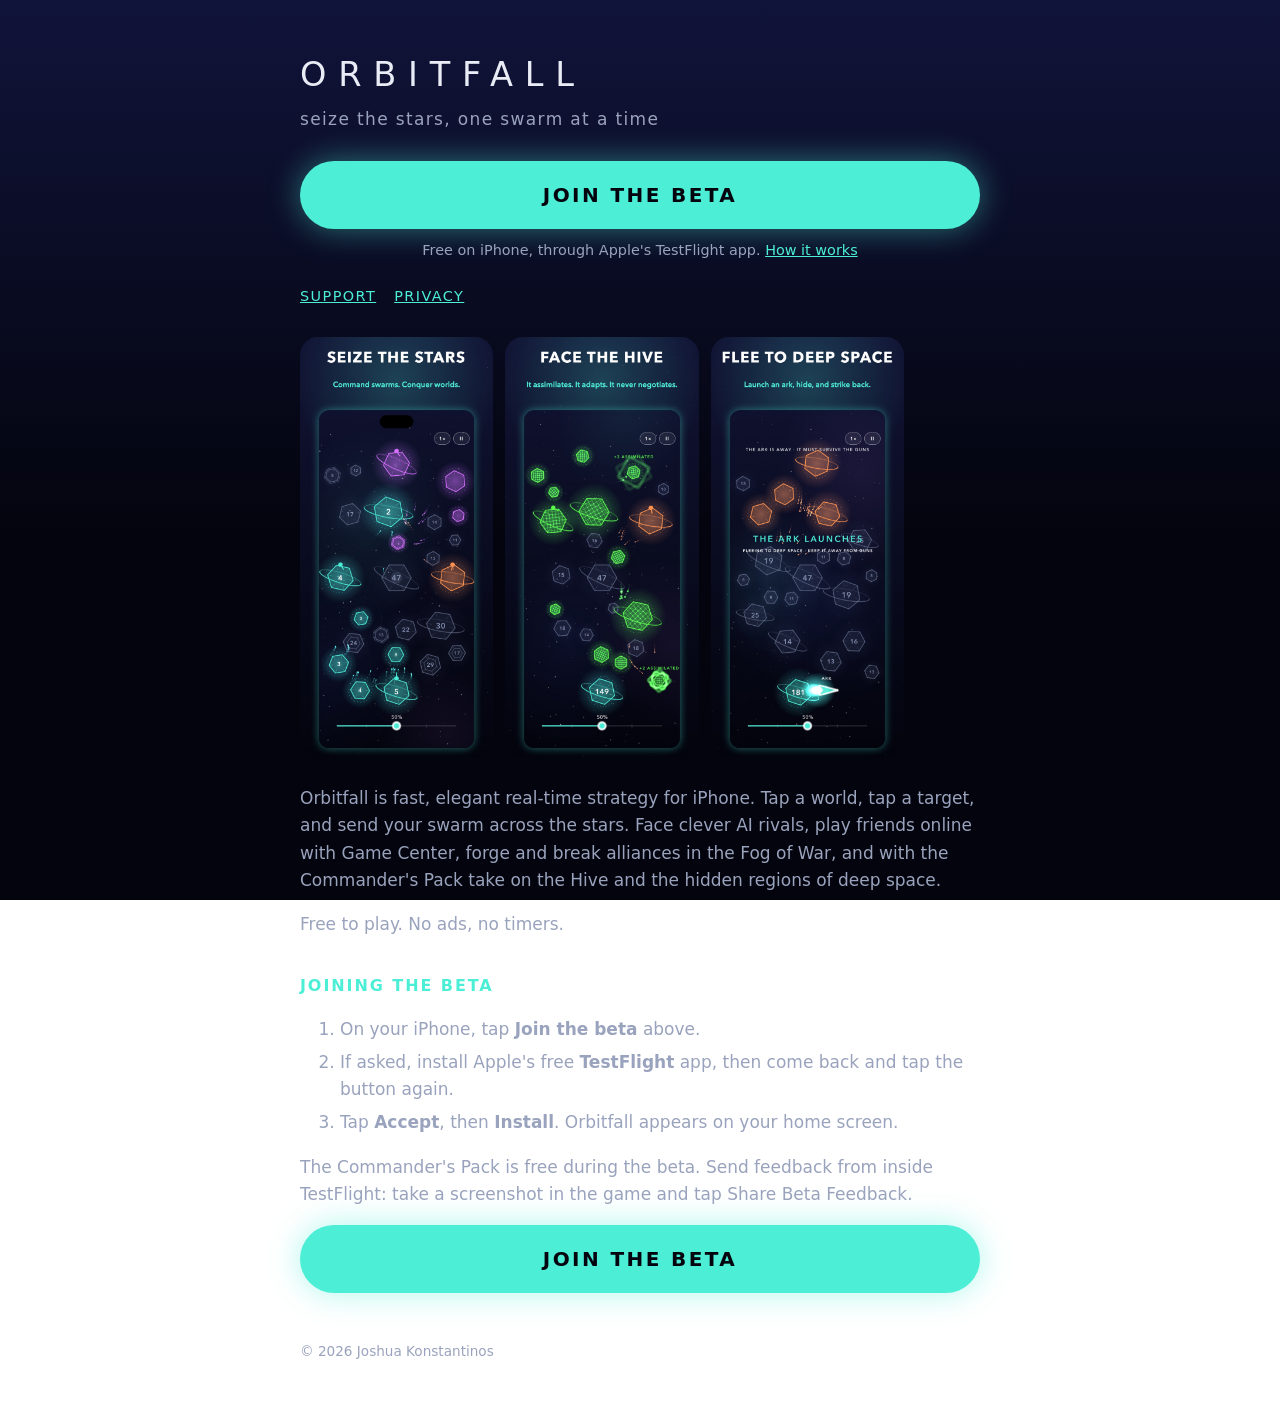
<file: index.html>
<!doctype html>
<html lang="en"><head><meta charset="utf-8"><meta name="viewport" content="width=device-width, initial-scale=1">
<title>Orbitfall – Star Conquest</title><link rel="stylesheet" href="style.css"></head>
<body><main>
<h1>ORBITFALL</h1>
<div class="tag">seize the stars, one swarm at a time</div>
<a class="join" href="https://testflight.apple.com/join/yWR878nT">Join the beta</a>
<div class="join-note">Free on iPhone, through Apple's TestFlight app. <a href="#how">How it works</a></div>
<nav><a href="support.html">Support</a><a href="privacy.html">Privacy</a></nav>
<div class="shots"><img src="1-battle.jpg" alt="A four-way battle"><img src="2-hive.jpg" alt="The Hive"><img src="4-ark.jpg" alt="An ark fleeing to deep space"></div>
<p>Orbitfall is fast, elegant real-time strategy for iPhone. Tap a world, tap a target, and send your swarm across the stars. Face clever AI rivals, play friends online with Game Center, forge and break alliances in the Fog of War, and with the Commander's Pack take on the Hive and the hidden regions of deep space.</p>
<p>Free to play. No ads, no timers.</p>
<h2 id="how">Joining the beta</h2>
<ol>
<li>On your iPhone, tap <strong>Join the beta</strong> above.</li>
<li>If asked, install Apple's free <strong>TestFlight</strong> app, then come back and tap the button again.</li>
<li>Tap <strong>Accept</strong>, then <strong>Install</strong>. Orbitfall appears on your home screen.</li>
</ol>
<p>The Commander's Pack is free during the beta. Send feedback from inside TestFlight: take a screenshot in the game and tap Share Beta Feedback.</p>
<a class="join" href="https://testflight.apple.com/join/yWR878nT">Join the beta</a>
<footer>© 2026 Joshua Konstantinos</footer>
</main></body></html>
</file>
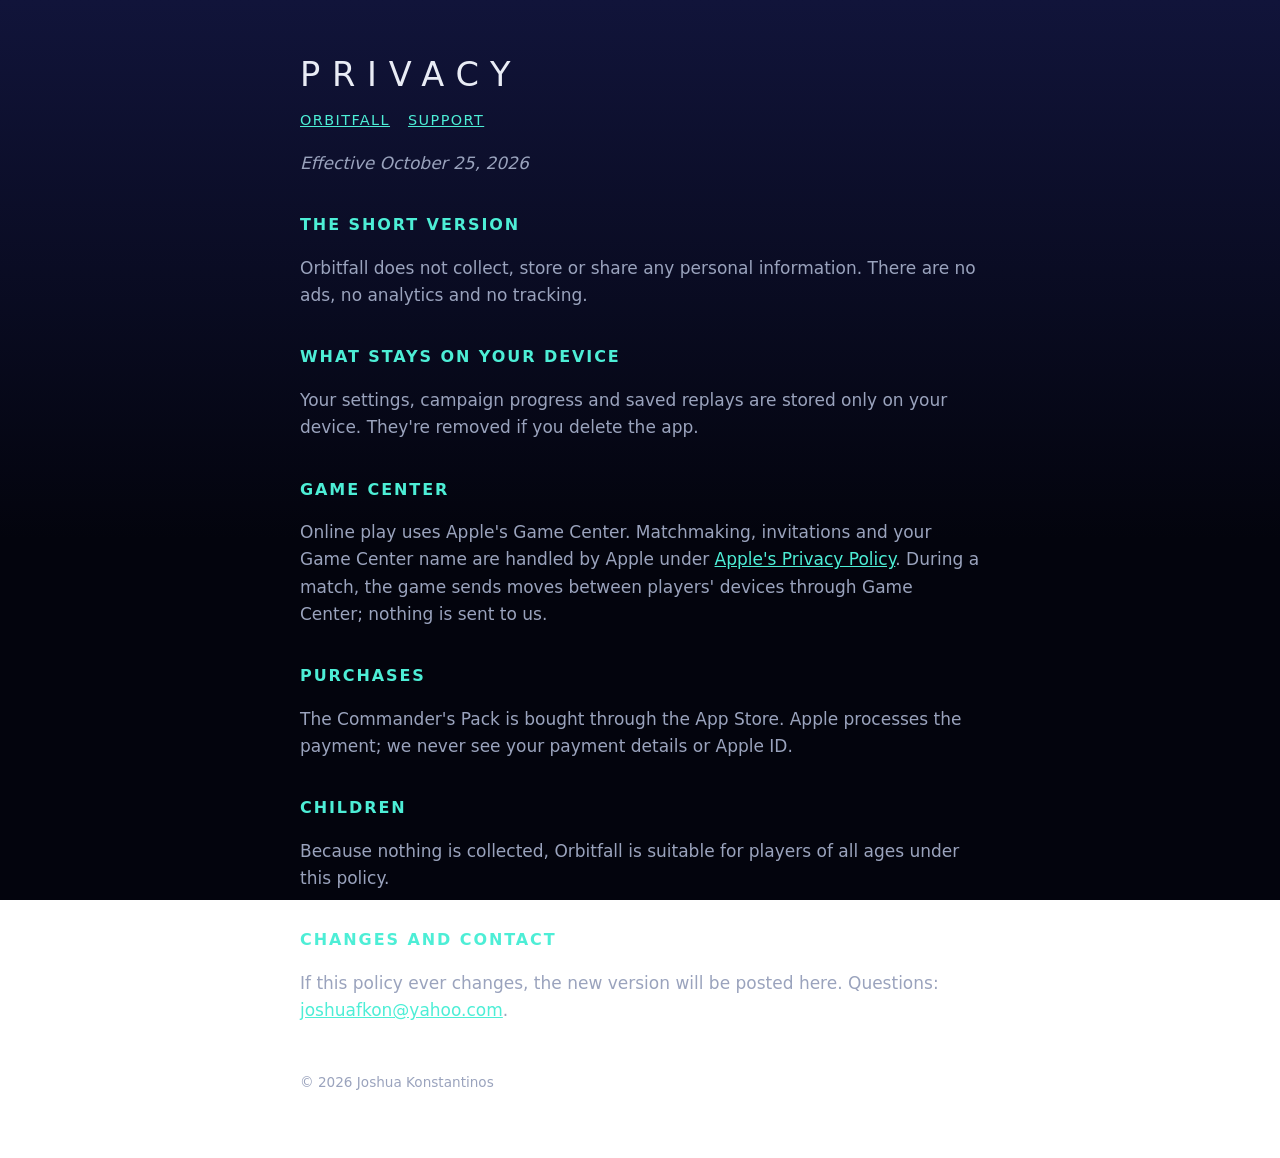
<file: privacy.html>
<!doctype html>
<html lang="en"><head><meta charset="utf-8"><meta name="viewport" content="width=device-width, initial-scale=1">
<title>Orbitfall Privacy Policy</title><link rel="stylesheet" href="style.css"></head>
<body><main>
<h1>PRIVACY</h1>
<nav><a href="index.html">Orbitfall</a><a href="support.html">Support</a></nav>
<p><em>Effective October 25, 2026</em></p>
<h2>The short version</h2>
<p>Orbitfall does not collect, store or share any personal information. There are no ads, no analytics and no tracking.</p>
<h2>What stays on your device</h2>
<p>Your settings, campaign progress and saved replays are stored only on your device. They're removed if you delete the app.</p>
<h2>Game Center</h2>
<p>Online play uses Apple's Game Center. Matchmaking, invitations and your Game Center name are handled by Apple under <a href="https://www.apple.com/legal/privacy/">Apple's Privacy Policy</a>. During a match, the game sends moves between players' devices through Game Center; nothing is sent to us.</p>
<h2>Purchases</h2>
<p>The Commander's Pack is bought through the App Store. Apple processes the payment; we never see your payment details or Apple ID.</p>
<h2>Children</h2>
<p>Because nothing is collected, Orbitfall is suitable for players of all ages under this policy.</p>
<h2>Changes and contact</h2>
<p>If this policy ever changes, the new version will be posted here. Questions: <a href="mailto:joshuafkon@yahoo.com">joshuafkon@yahoo.com</a>.</p>
<footer>© 2026 Joshua Konstantinos</footer>
</main></body></html>
</file>
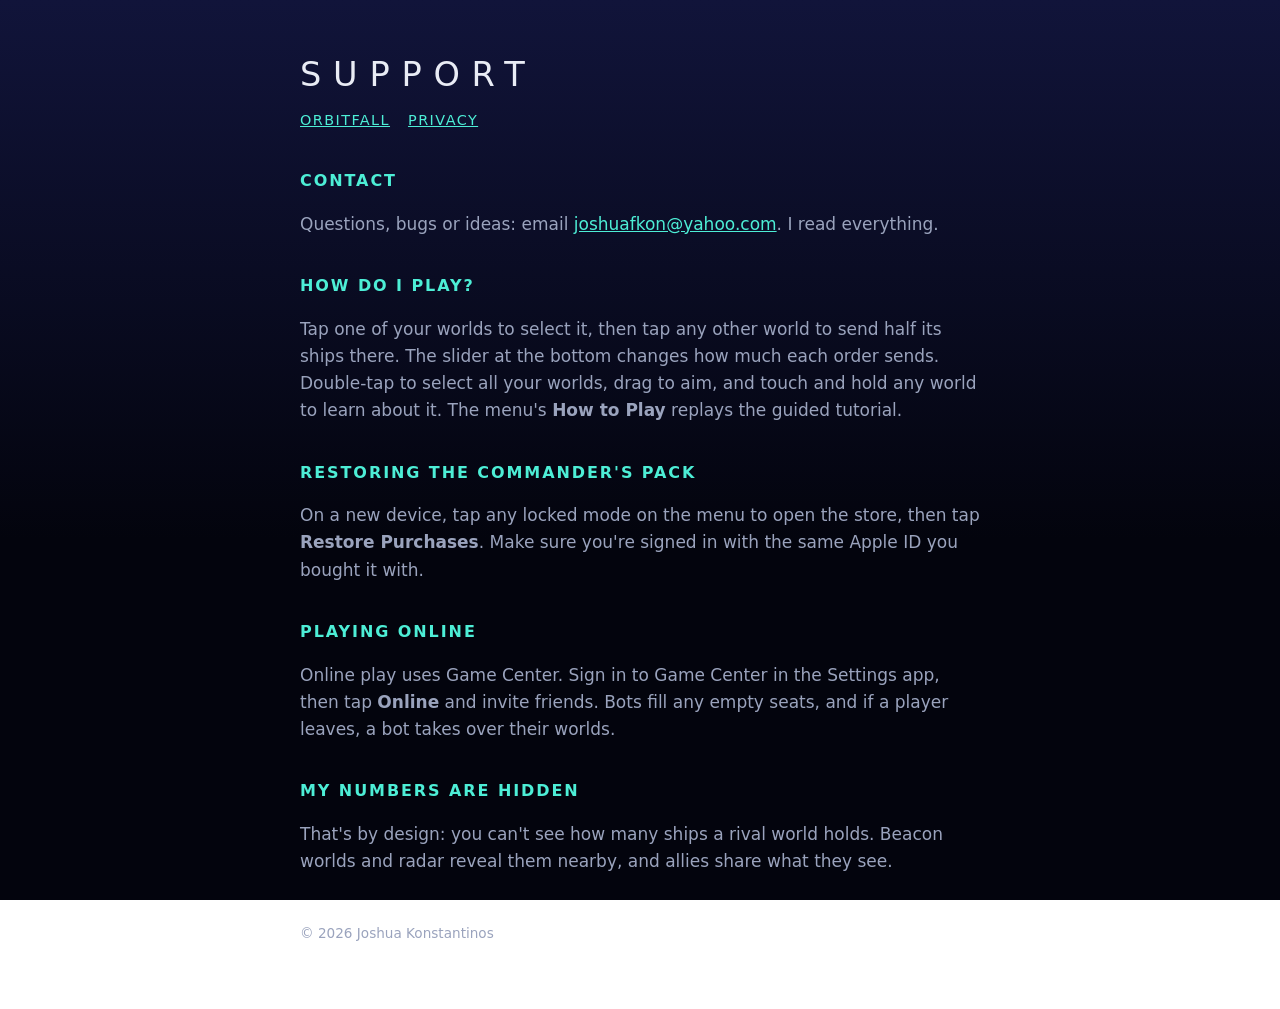
<file: support.html>
<!doctype html>
<html lang="en"><head><meta charset="utf-8"><meta name="viewport" content="width=device-width, initial-scale=1">
<title>Orbitfall Support</title><link rel="stylesheet" href="style.css"></head>
<body><main>
<h1>SUPPORT</h1>
<nav><a href="index.html">Orbitfall</a><a href="privacy.html">Privacy</a></nav>
<h2>Contact</h2>
<p>Questions, bugs or ideas: email <a href="mailto:joshuafkon@yahoo.com">joshuafkon@yahoo.com</a>. I read everything.</p>
<h2>How do I play?</h2>
<p>Tap one of your worlds to select it, then tap any other world to send half its ships there. The slider at the bottom changes how much each order sends. Double-tap to select all your worlds, drag to aim, and touch and hold any world to learn about it. The menu's <strong>How to Play</strong> replays the guided tutorial.</p>
<h2>Restoring the Commander's Pack</h2>
<p>On a new device, tap any locked mode on the menu to open the store, then tap <strong>Restore Purchases</strong>. Make sure you're signed in with the same Apple ID you bought it with.</p>
<h2>Playing online</h2>
<p>Online play uses Game Center. Sign in to Game Center in the Settings app, then tap <strong>Online</strong> and invite friends. Bots fill any empty seats, and if a player leaves, a bot takes over their worlds.</p>
<h2>My numbers are hidden</h2>
<p>That's by design: you can't see how many ships a rival world holds. Beacon worlds and radar reveal them nearby, and allies share what they see.</p>
<footer>© 2026 Joshua Konstantinos</footer>
</main></body></html>
</file>
<file: style.css>
:root { --bg: #03040d; --sky: #11143a; --ink: #e9ecf5; --dim: #9aa3bd; --teal: #4deed6; }
* { box-sizing: border-box; }
body { margin: 0; background: linear-gradient(#11143a, #03040d 60%); background-attachment: fixed; color: var(--ink);
  font: 17px/1.6 "Avenir Next", -apple-system, system-ui, sans-serif; }
main { max-width: 720px; margin: 0 auto; padding: 48px 20px 64px; }
h1 { font-weight: 300; letter-spacing: 0.35em; font-size: 2.1rem; margin: 0 0 4px; }
h2 { color: var(--teal); letter-spacing: 0.12em; font-size: 1rem; margin-top: 2.2em; text-transform: uppercase; }
p, li { color: var(--dim); }
a { color: var(--teal); }
.tag { color: var(--dim); letter-spacing: 0.08em; margin-bottom: 28px; }
nav a { margin-right: 18px; font-size: 0.9rem; letter-spacing: 0.1em; text-transform: uppercase; }
.shots { display: flex; gap: 12px; overflow-x: auto; margin: 28px 0; }
.shots img { height: 420px; border-radius: 18px; }
footer { margin-top: 48px; font-size: 0.85rem; color: var(--dim); }
.join { display: block; margin: 8px 0 10px; padding: 18px 24px; border-radius: 999px; text-align: center;
  background: var(--teal); color: #03040d; font-weight: 700; font-size: 1.25rem; letter-spacing: 0.12em;
  text-transform: uppercase; text-decoration: none; box-shadow: 0 0 32px rgba(77, 238, 214, 0.45); }
.join:hover { filter: brightness(1.1); }
.join-note { color: var(--dim); font-size: 0.9rem; text-align: center; margin-bottom: 20px; }
ol li { margin-bottom: 6px; }
</file>
